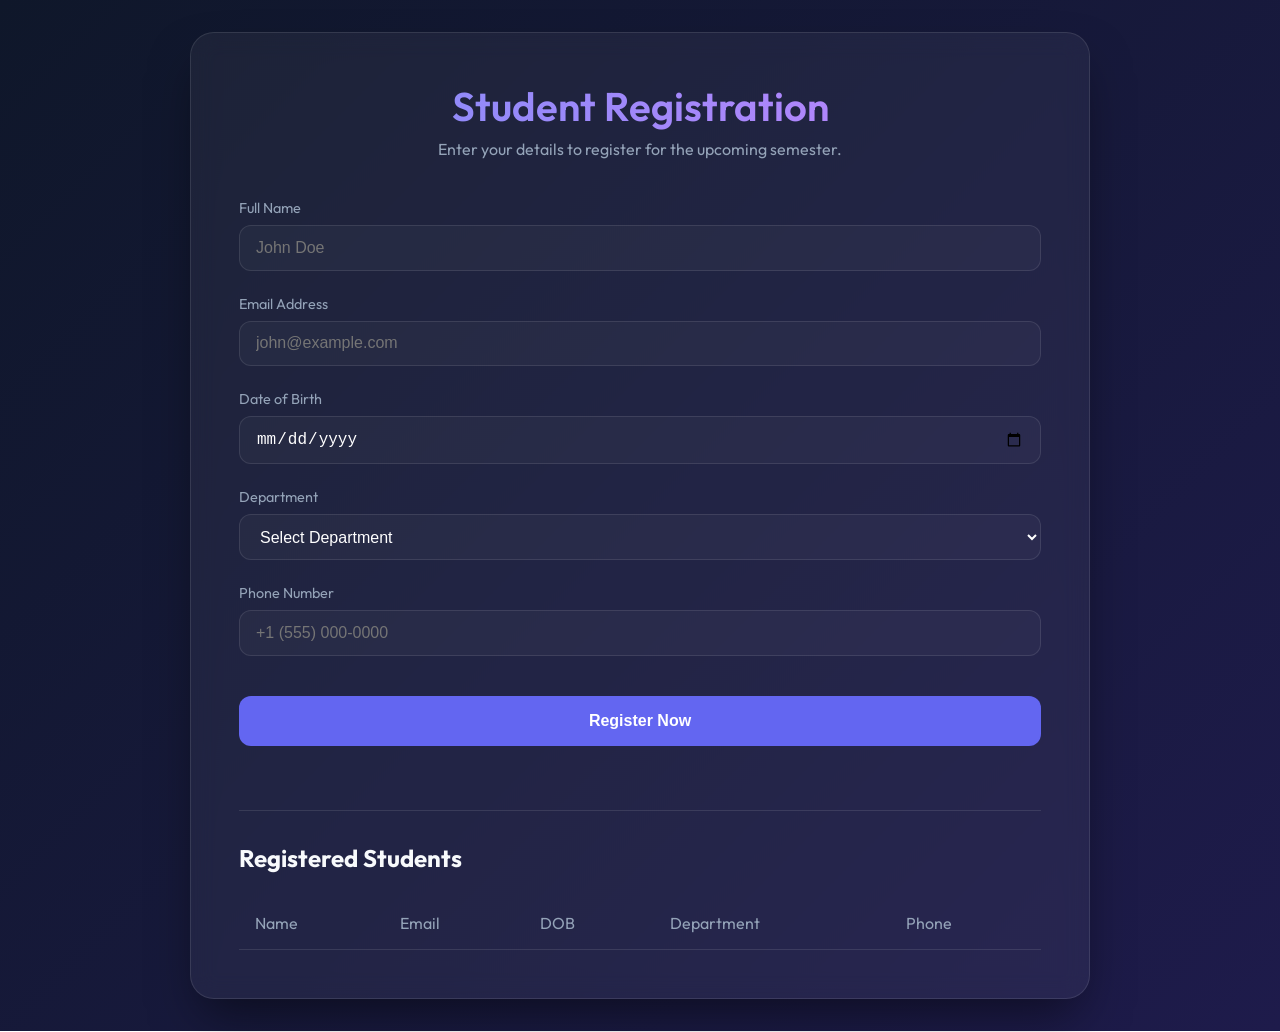
<file: task1_student_registration/index.html>
<!DOCTYPE html>
<html lang="en">
<head>
    <meta charset="UTF-8">
    <meta name="viewport" content="width=device-width, initial-scale=1.0">
    <title>Student Registration | Premium Portal</title>
    <link rel="stylesheet" href="style.css">
    <link href="https://fonts.googleapis.com/css2?family=Outfit:wght@300;400;600&display=swap" rel="stylesheet">
</head>
<body>
    <div class="container">
        <header>
            <h1>Student Registration</h1>
            <p>Enter your details to register for the upcoming semester.</p>
        </header>

        <section class="form-section">
            <form id="registrationForm">
                <div class="form-group">
                    <label for="name">Full Name</label>
                    <input type="text" id="name" name="name" placeholder="John Doe" required>
                </div>
                <div class="form-group">
                    <label for="email">Email Address</label>
                    <input type="email" id="email" name="email" placeholder="john@example.com" required>
                </div>
                <div class="form-group">
                    <label for="dob">Date of Birth</label>
                    <input type="date" id="dob" name="dob" required>
                </div>
                <div class="form-group">
                    <label for="department">Department</label>
                    <select id="department" name="department" required>
                        <option value="" disabled selected>Select Department</option>
                        <option value="Computer Science">Computer Science</option>
                        <option value="Information Technology">Information Technology</option>
                        <option value="Electronics">Electronics</option>
                        <option value="Mechanical">Mechanical</option>
                    </select>
                </div>
                <div class="form-group">
                    <label for="phone">Phone Number</label>
                    <input type="tel" id="phone" name="phone" placeholder="+1 (555) 000-0000" required>
                </div>
                <button type="submit" class="submit-btn" id="submitBtn">Register Now</button>
            </form>
        </section>

        <section class="list-section">
            <h2>Registered Students</h2>
            <div class="table-container">
                <table>
                    <thead>
                        <tr>
                            <th>Name</th>
                            <th>Email</th>
                            <th>DOB</th>
                            <th>Department</th>
                            <th>Phone</th>
                        </tr>
                    </thead>
                    <tbody id="studentTableBody">
                        <!-- Data will be loaded here -->
                    </tbody>
                </table>
            </div>
        </section>
    </div>

    <script src="script.js"></script>
</body>
</html>
</file>
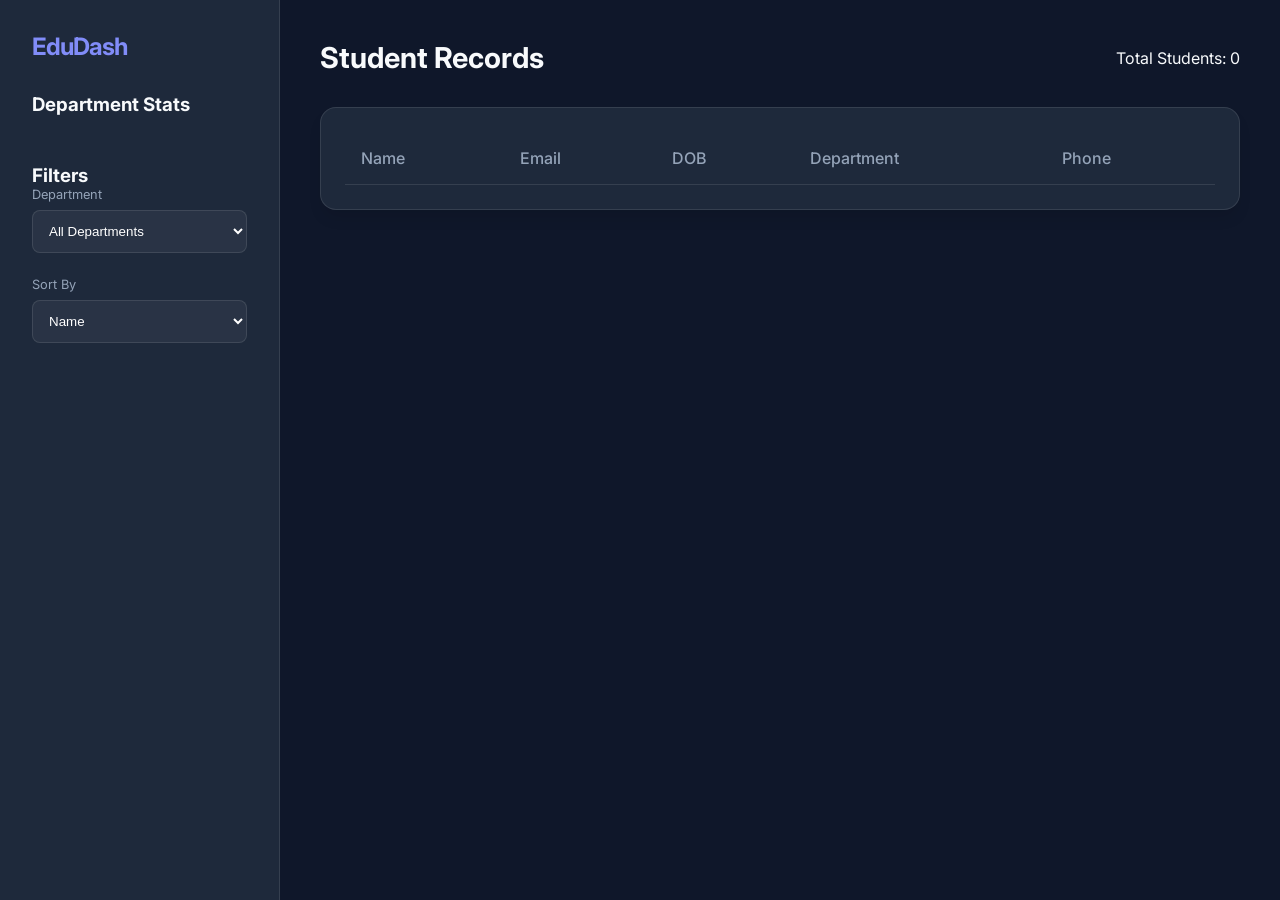
<file: task2_data_dashboard/index.html>
<!DOCTYPE html>
<html lang="en">
<head>
    <meta charset="UTF-8">
    <meta name="viewport" content="width=device-width, initial-scale=1.0">
    <title>Student Data Dashboard | Task 2</title>
    <link rel="stylesheet" href="style.css">
    <link href="https://fonts.googleapis.com/css2?family=Inter:wght@400;500;600;700&display=swap" rel="stylesheet">
</head>
<body>
    <div class="dashboard-container">
        <!-- Sidebar/Stats Section -->
        <aside class="sidebar">
            <div class="logo">
                <h2>EduDash</h2>
            </div>
            
            <div class="stats-section">
                <h3>Department Stats</h3>
                <div id="statsList" class="stats-grid">
                    <!-- Stats will be loaded here -->
                </div>
            </div>

            <div class="filters-section">
                <h3>Filters</h3>
                <div class="filter-group">
                    <label>Department</label>
                    <select id="deptFilter">
                        <option value="">All Departments</option>
                        <option value="Computer Science">Computer Science</option>
                        <option value="Information Technology">Information Technology</option>
                        <option value="Electronics">Electronics</option>
                        <option value="Mechanical">Mechanical</option>
                    </select>
                </div>
                <div class="filter-group">
                    <label>Sort By</label>
                    <select id="sortBy">
                        <option value="name">Name</option>
                        <option value="dob">Date of Birth</option>
                        <option value="created_at">Registration Date</option>
                    </select>
                </div>
            </div>
        </aside>

        <!-- Main Content Section -->
        <main class="main-content">
            <header class="header">
                <h1>Student Records</h1>
                <div class="user-info">
                    <span id="totalCount">Total Students: 0</span>
                </div>
            </header>

            <div class="table-card">
                <div class="table-container">
                    <table>
                        <thead>
                            <tr>
                                <th>Name</th>
                                <th>Email</th>
                                <th>DOB</th>
                                <th>Department</th>
                                <th>Phone</th>
                            </tr>
                        </thead>
                        <tbody id="studentTableBody">
                            <!-- Data will be loaded here -->
                        </tbody>
                    </table>
                </div>
            </div>
        </main>
    </div>

    <script src="script.js"></script>
</body>
</html>
</file>
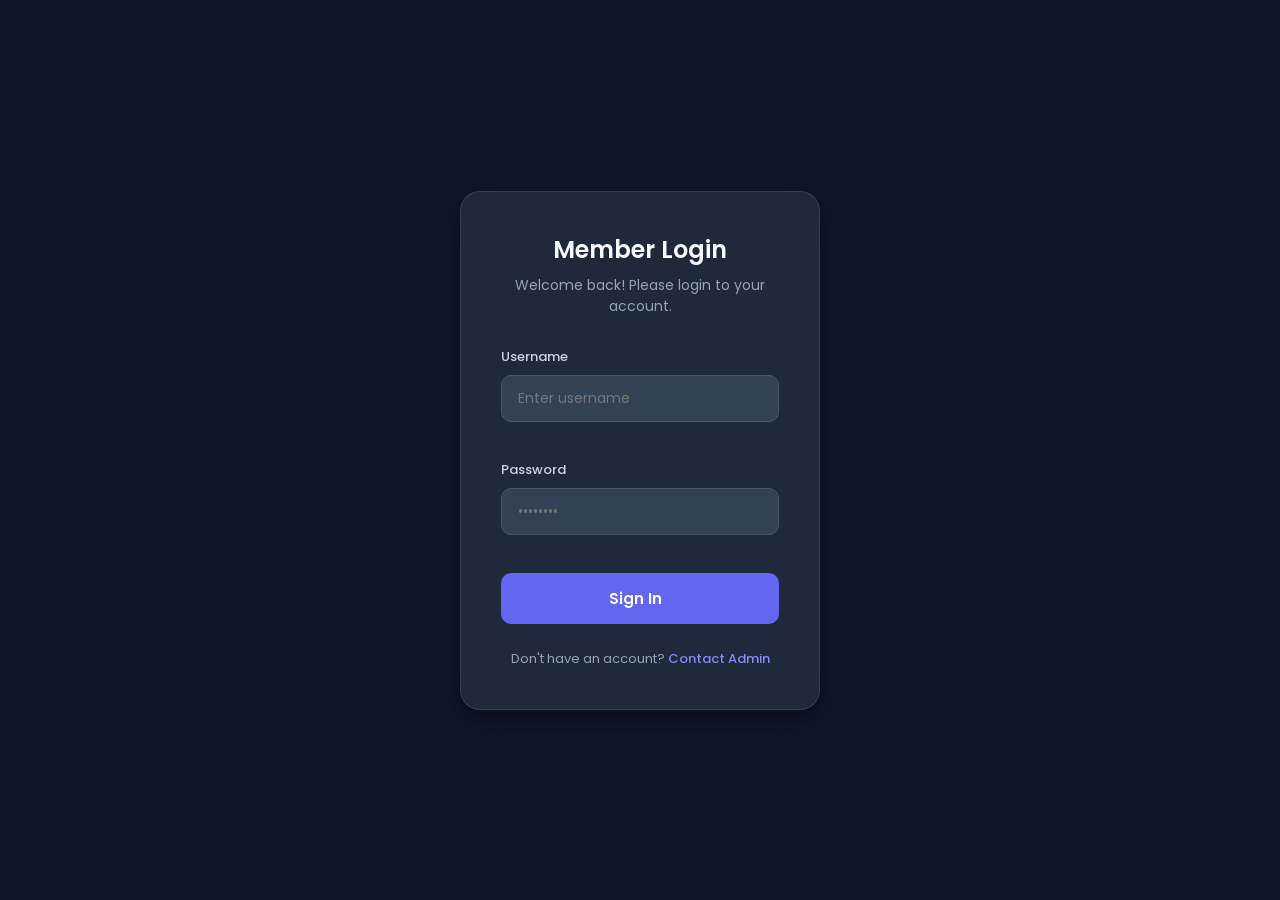
<file: task3_login_system/index.html>
<!DOCTYPE html>
<html lang="en">
<head>
    <meta charset="UTF-8">
    <meta name="viewport" content="width=device-width, initial-scale=1.0">
    <title>Secure Login | Task 3</title>
    <link rel="stylesheet" href="style.css">
    <link href="https://fonts.googleapis.com/css2?family=Poppins:wght@300;400;500;600&display=swap" rel="stylesheet">
</head>
<body>
    <div class="login-wrapper">
        <div class="login-card">
            <div class="login-header">
                <h1>Member Login</h1>
                <p>Welcome back! Please login to your account.</p>
            </div>

            <form id="loginForm">
                <div class="input-group">
                    <label for="username">Username</label>
                    <input type="text" id="username" name="username" placeholder="Enter username" required>
                    <span class="error-msg" id="userError"></span>
                </div>

                <div class="input-group">
                    <label for="password">Password</label>
                    <div class="pass-wrapper">
                        <input type="password" id="password" name="password" placeholder="••••••••" required>
                    </div>
                    <span class="error-msg" id="passError"></span>
                </div>

                <div id="apiResponse" class="response-msg"></div>

                <button type="submit" class="login-btn" id="loginBtn">
                    <span class="btn-text">Sign In</span>
                    <div class="loader"></div>
                </button>
            </form>

            <div class="login-footer">
                <p>Don't have an account? <span>Contact Admin</span></p>
            </div>
        </div>
    </div>

    <script src="script.js"></script>
</body>
</html>
</file>
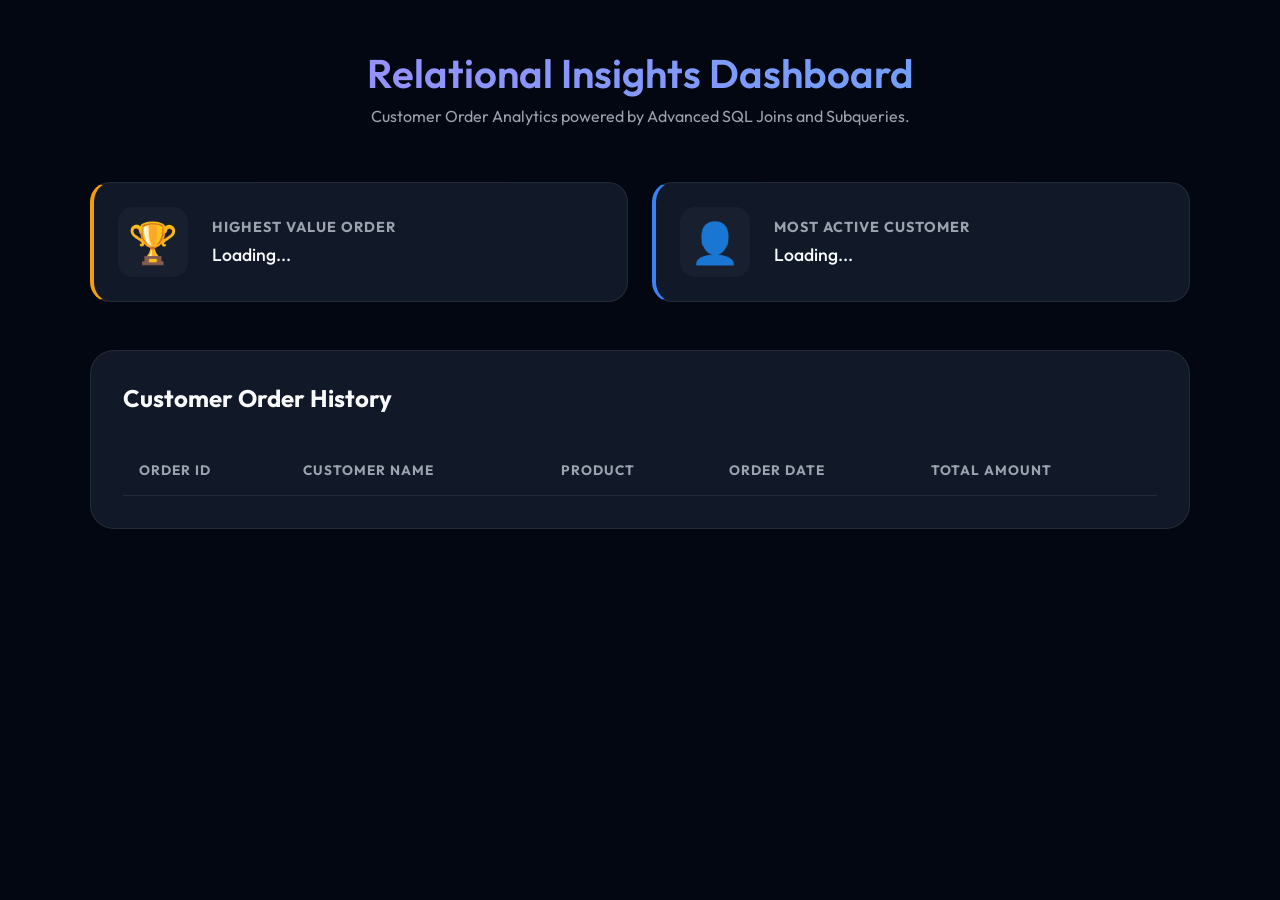
<file: task4_order_management/index.html>
<!DOCTYPE html>
<html lang="en">
<head>
    <meta charset="UTF-8">
    <meta name="viewport" content="width=device-width, initial-scale=1.0">
    <title>Order Management | Task 4</title>
    <link rel="stylesheet" href="style.css">
    <link href="https://fonts.googleapis.com/css2?family=Outfit:wght@300;400;500;600&display=swap" rel="stylesheet">
</head>
<body>
    <div class="app-container">
        <header class="app-header">
            <h1>Relational Insights Dashboard</h1>
            <p>Customer Order Analytics powered by Advanced SQL Joins and Subqueries.</p>
        </header>

        <section class="insights-grid">
            <div class="insight-card gold">
                <div class="icon">🏆</div>
                <div class="info">
                    <h3>Highest Value Order</h3>
                    <p id="topOrder">Loading...</p>
                </div>
            </div>
            <div class="insight-card blue">
                <div class="icon">👤</div>
                <div class="info">
                    <h3>Most Active Customer</h3>
                    <p id="topCustomer">Loading...</p>
                </div>
            </div>
        </section>

        <section class="history-section">
            <div class="card">
                <div class="card-header">
                    <h2>Customer Order History</h2>
                </div>
                <div class="table-container">
                    <table>
                        <thead>
                            <tr>
                                <th>Order ID</th>
                                <th>Customer Name</th>
                                <th>Product</th>
                                <th>Order Date</th>
                                <th>Total Amount</th>
                            </tr>
                        </thead>
                        <tbody id="historyTableBody">
                            <!-- Data will be loaded here -->
                        </tbody>
                    </table>
                </div>
            </div>
        </section>
    </div>

    <script src="script.js"></script>
</body>
</html>
</file>
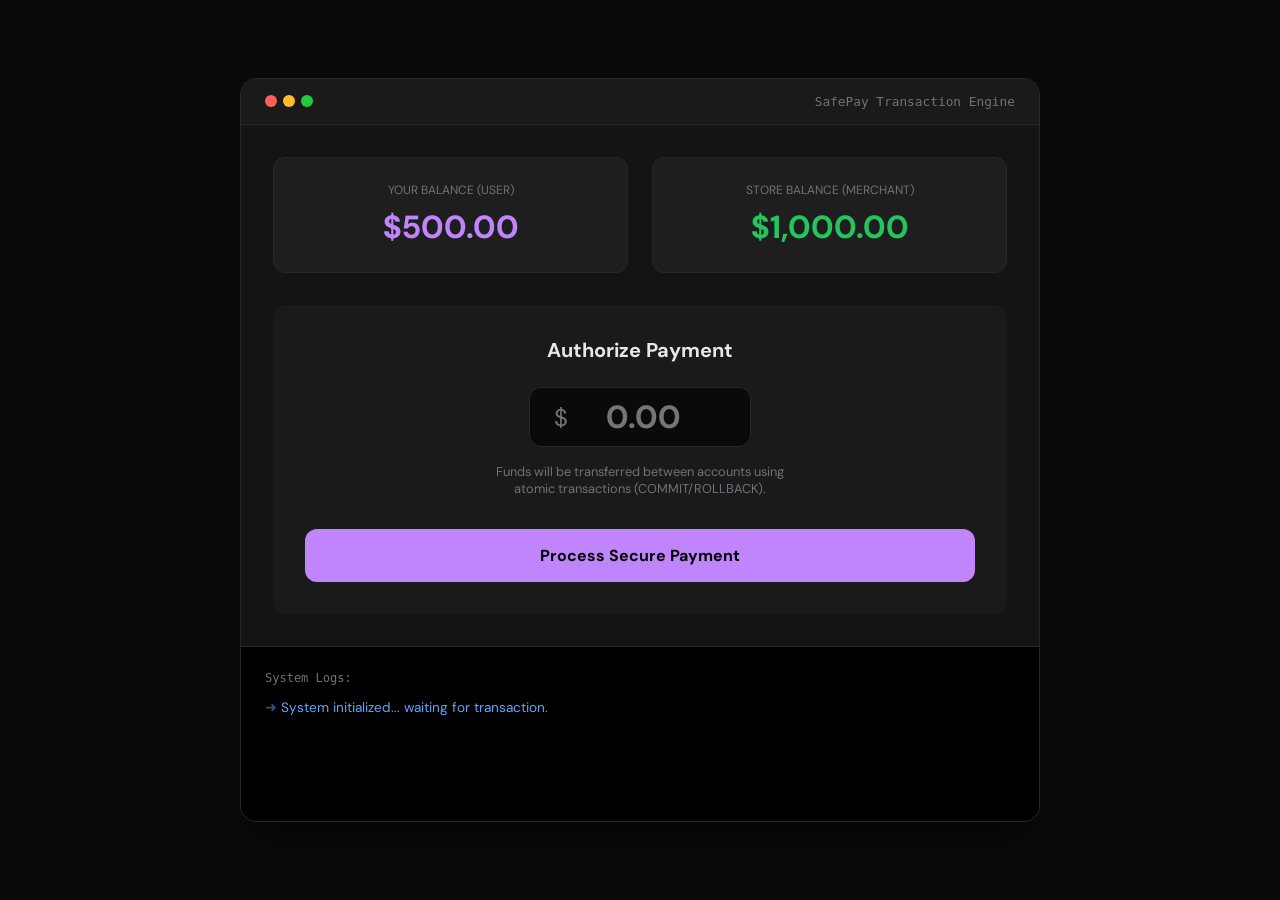
<file: task5_payment_simulation/index.html>
<!DOCTYPE html>
<html lang="en">
<head>
    <meta charset="UTF-8">
    <meta name="viewport" content="width=device-width, initial-scale=1.0">
    <title>SafePay | Transaction Simulation</title>
    <link rel="stylesheet" href="style.css">
    <link href="https://fonts.googleapis.com/css2?family=DM+Sans:wght@400;500;700&display=swap" rel="stylesheet">
</head>
<body>
    <div class="terminal-container">
        <header class="terminal-header">
            <div class="controls">
                <span></span><span></span><span></span>
            </div>
            <div class="title">SafePay Transaction Engine</div>
        </header>

        <section class="wallets">
            <div class="wallet-card user">
                <div class="label">Your Balance (User)</div>
                <div class="amount" id="userBalance">$0.00</div>
            </div>
            <div class="wallet-card merchant">
                <div class="label">Store Balance (Merchant)</div>
                <div class="amount" id="merchantBalance">$0.00</div>
            </div>
        </section>

        <main class="payment-view">
            <div class="payment-card">
                <h2>Authorize Payment</h2>
                <div class="input-container">
                    <span>$</span>
                    <input type="number" id="payAmount" placeholder="0.00" step="0.01">
                </div>
                <p class="hint">Funds will be transferred between accounts using atomic transactions (COMMIT/ROLLBACK).</p>
                <button id="payBtn" class="pay-btn">Process Secure Payment</button>
            </div>
        </main>

        <footer class="console">
            <div class="console-label">System Logs:</div>
            <div id="logs" class="logs-container">
                <div class="log system">System initialized... waiting for transaction.</div>
            </div>
        </footer>
    </div>

    <script src="script.js"></script>
</body>
</html>
</file>
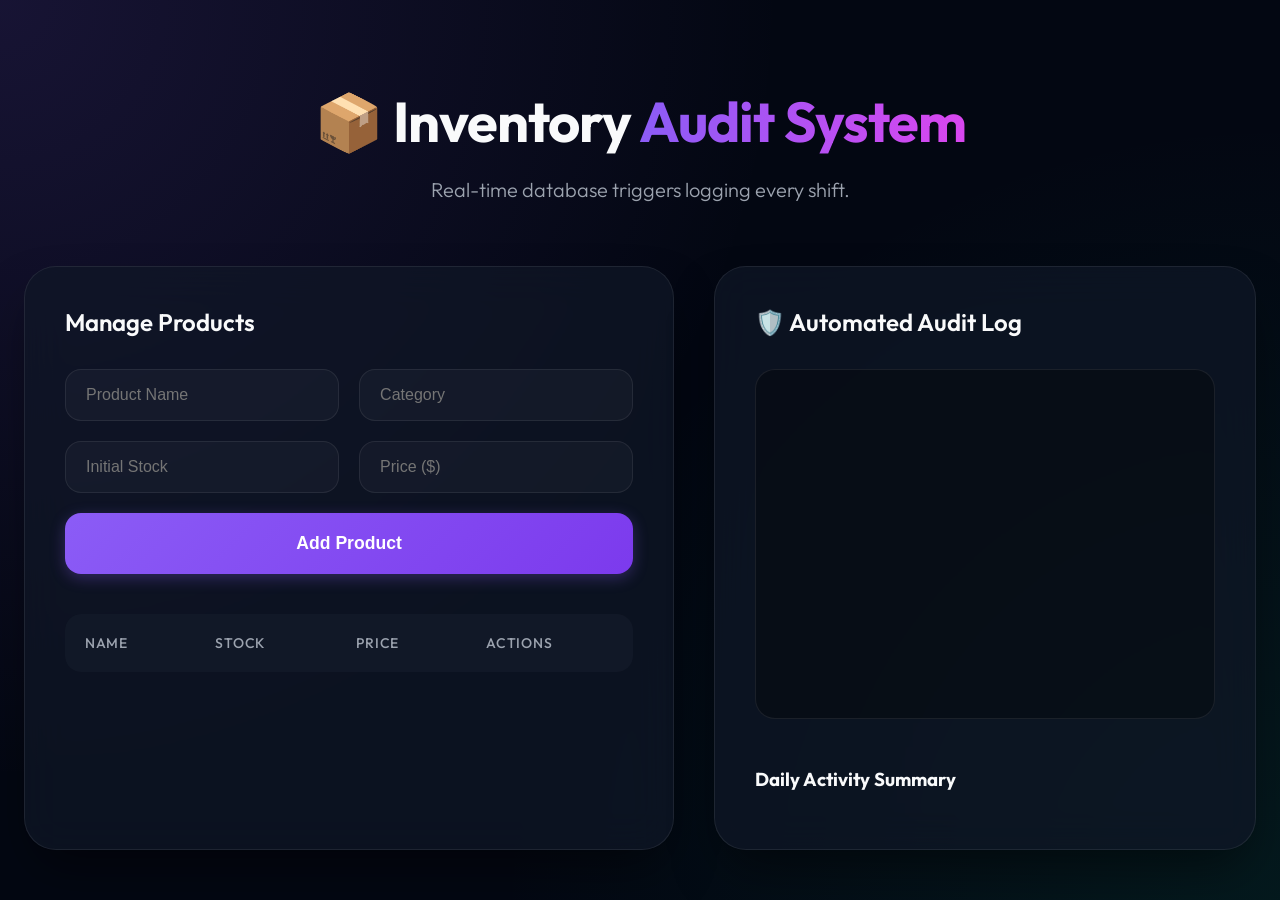
<file: task6_audit_logging/index.html>
<!DOCTYPE html>
<html lang="en">
<head>
    <meta charset="UTF-8">
    <meta name="viewport" content="width=device-width, initial-scale=1.0">
    <title>Inventory Audit - Automated Logging</title>
    <link rel="stylesheet" href="style.css">
    <link href="https://fonts.googleapis.com/css2?family=Outfit:wght@300;400;600&display=swap" rel="stylesheet">
</head>
<body>
    <div class="container">
        <header>
            <h1>📦 Inventory <span class="accent">Audit System</span></h1>
            <p>Real-time database triggers logging every shift.</p>
        </header>

        <main class="dashboard">
            <!-- Left Side: Product Management -->
            <section class="card product-section">
                <h2>Manage Products</h2>
                <form id="productForm" class="glass-form">
                    <input type="text" id="name" placeholder="Product Name" required>
                    <input type="text" id="category" placeholder="Category" required>
                    <input type="number" id="stock" placeholder="Initial Stock" required>
                    <input type="number" step="0.01" id="price" placeholder="Price ($)" required>
                    <button type="submit" class="btn-primary">Add Product</button>
                </form>

                <div class="table-container">
                    <table id="productTable">
                        <thead>
                            <tr>
                                <th>Name</th>
                                <th>Stock</th>
                                <th>Price</th>
                                <th>Actions</th>
                            </tr>
                        </thead>
                        <tbody>
                            <!-- Products will be loaded here -->
                        </tbody>
                    </table>
                </div>
            </section>

            <!-- Right Side: Audit Logs -->
            <section class="card audit-section">
                <h2>🛡️ Automated Audit Log</h2>
                <div class="log-container" id="auditLog">
                    <!-- Logs will appear here -->
                </div>
                
                <div class="report-summary">
                    <h3>Daily Activity Summary</h3>
                    <div id="reportContainer"></div>
                </div>
            </section>
        </main>
    </div>
    <script src="script.js"></script>
</body>
</html>
</file>
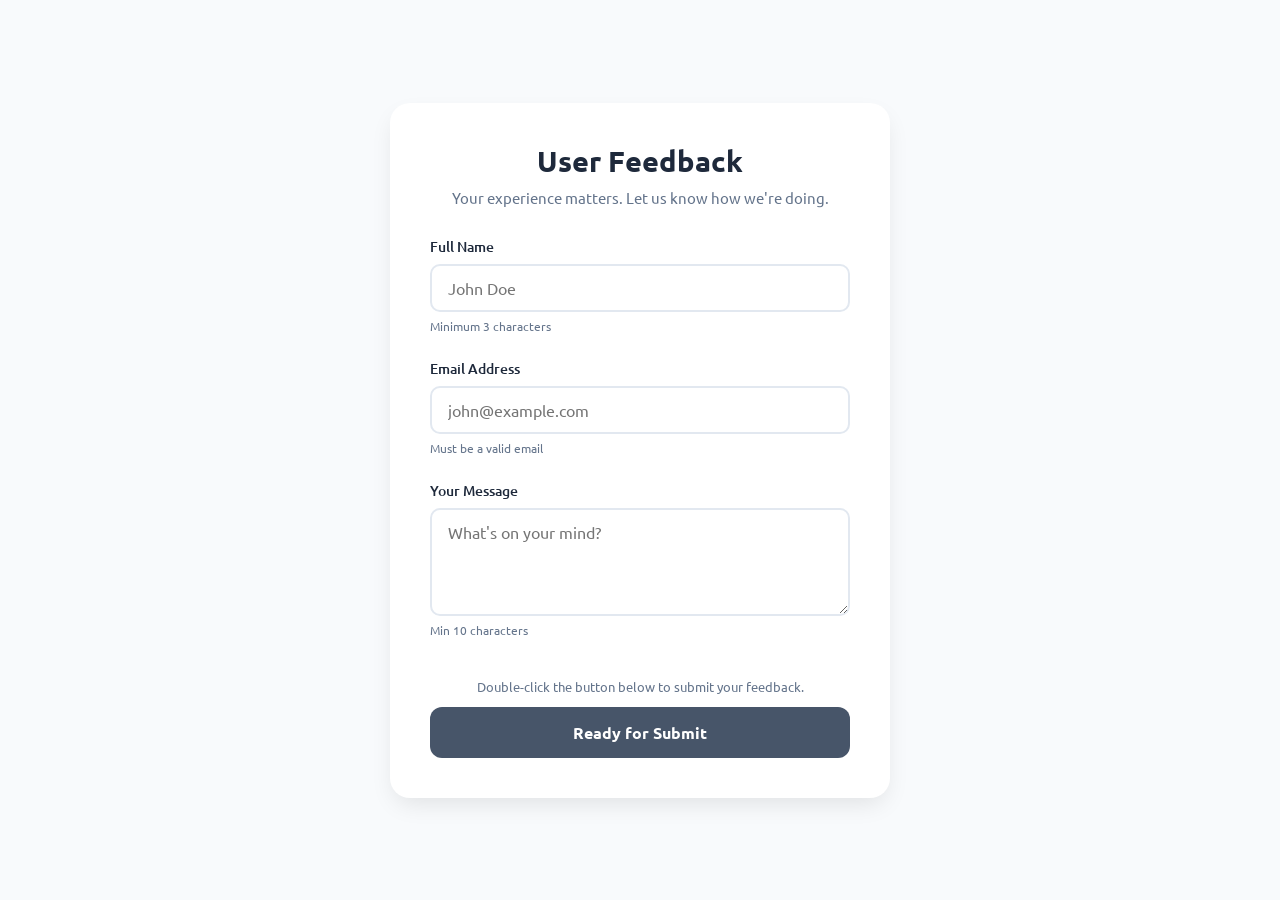
<file: task7_interactive_form/index.html>
<!DOCTYPE html>
<html lang="en">
<head>
    <meta charset="UTF-8">
    <meta name="viewport" content="width=device-width, initial-scale=1.0">
    <title>Interactive Feedback | Task 7</title>
    <link rel="stylesheet" href="style.css">
    <link href="https://fonts.googleapis.com/css2?family=Ubuntu:wght@400;500;700&display=swap" rel="stylesheet">
</head>
<body>
    <div class="form-container">
        <header>
            <h1>User Feedback</h1>
            <p>Your experience matters. Let us know how we're doing.</p>
        </header>

        <form id="feedbackForm">
            <!-- Name Field -->
            <div class="input-wrapper" id="nameWrapper">
                <label for="name">Full Name</label>
                <div class="input-inner">
                    <input type="text" id="name" placeholder="John Doe">
                    <span class="status-icon"></span>
                </div>
                <small class="hint">Minimum 3 characters</small>
            </div>

            <!-- Email Field -->
            <div class="input-wrapper" id="emailWrapper">
                <label for="email">Email Address</label>
                <div class="input-inner">
                    <input type="email" id="email" placeholder="john@example.com">
                    <span class="status-icon"></span>
                </div>
                <small class="hint">Must be a valid email</small>
            </div>

            <!-- Message Field -->
            <div class="input-wrapper" id="messageWrapper">
                <label for="message">Your Message</label>
                <div class="input-inner">
                    <textarea id="message" rows="4" placeholder="What's on your mind?"></textarea>
                </div>
                <small class="hint">Min 10 characters</small>
            </div>

            <div class="submit-area">
                <p class="action-hint">Double-click the button below to submit your feedback.</p>
                <button type="button" id="submitBtn" class="submit-btn" disabled>
                    Ready for Submit
                </button>
            </div>
        </form>

        <div id="confirmationOverlay" class="overlay">
            <div class="modal">
                <div class="icon">✅</div>
                <h2>Feedback Received!</h2>
                <p>Thank you for your valuable response. We will review it shortly.</p>
                <button id="closeModal">Close</button>
            </div>
        </div>
    </div>

    <script src="script.js"></script>
</body>
</html>
</file>
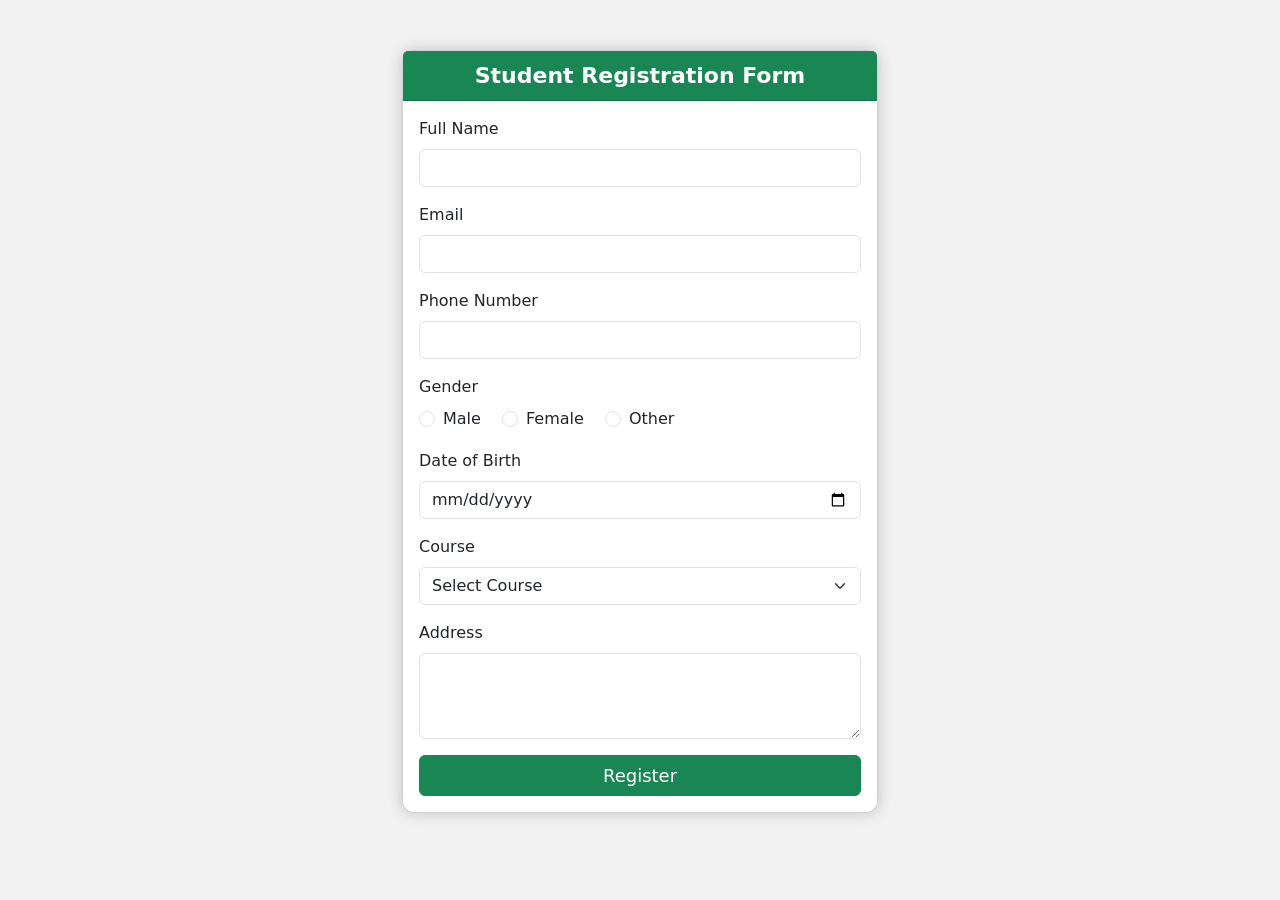
<file: index.html task 1.html>
<!DOCTYPE html>
<html lang="en">
<head>
    <meta charset="UTF-8">
    <meta name="viewport" content="width=device-width, initial-scale=1.0">
    <title>Student Registration Form</title>

    <!-- Bootstrap 5 CSS -->
    <link href="https://cdn.jsdelivr.net/npm/bootstrap@5.3.2/dist/css/bootstrap.min.css" rel="stylesheet">

    <style>
        body {
            background-color: #f2f2f2;
        }

        .registration-container {
            max-width: 500px;
            margin-top: 50px;
        }

        .card {
            border-radius: 12px;
            box-shadow: 0 0 15px rgba(0,0,0,0.2);
        }

        .card-header {
            background-color: #198754;
            color: white;
            text-align: center;
            font-size: 22px;
            font-weight: bold;
            border-top-left-radius: 12px;
            border-top-right-radius: 12px;
        }

        .btn-success {
            width: 100%;
            font-size: 18px;
        }
    </style>
</head>

<body>

<div class="container registration-container">
    
    <div class="card">
        
        <div class="card-header">
            Student Registration Form
        </div>

        <div class="card-body">

            <form action="#" method="post">

                <div class="mb-3">
                    <label class="form-label">Full Name</label>
                    <input type="text" name="fullname" class="form-control" required>
                </div>

                <div class="mb-3">
                    <label class="form-label">Email</label>
                    <input type="email" name="email" class="form-control" required>
                </div>

                <div class="mb-3">
                    <label class="form-label">Phone Number</label>
                    <input type="tel" name="phone" class="form-control" required>
                </div>

                <div class="mb-3">
                    <label class="form-label d-block">Gender</label>

                    <div class="form-check form-check-inline">
                        <input class="form-check-input" type="radio" name="gender" value="Male" required>
                        <label class="form-check-label">Male</label>
                    </div>

                    <div class="form-check form-check-inline">
                        <input class="form-check-input" type="radio" name="gender" value="Female">
                        <label class="form-check-label">Female</label>
                    </div>

                    <div class="form-check form-check-inline">
                        <input class="form-check-input" type="radio" name="gender" value="Other">
                        <label class="form-check-label">Other</label>
                    </div>

                </div>

                <div class="mb-3">
                    <label class="form-label">Date of Birth</label>
                    <input type="date" name="dob" class="form-control" required>
                </div>

                <div class="mb-3">
                    <label class="form-label">Course</label>
                    <select name="course" class="form-select" required>
                        <option value="">Select Course</option>
                        <option>B.Tech</option>
                        <option>B.Sc</option>
                        <option>BCA</option>
                        <option>M.Tech</option>
                        <option>MCA</option>
                    </select>
                </div>

                <div class="mb-3">
                    <label class="form-label">Address</label>
                    <textarea name="address" class="form-control" rows="3" required></textarea>
                </div>

                <button type="submit" class="btn btn-success">
                    Register
                </button>

            </form>

        </div>

    </div>

</div>

<!-- Bootstrap JS (optional) -->
<script src="https://cdn.jsdelivr.net/npm/bootstrap@5.3.2/dist/js/bootstrap.bundle.min.js"></script>

</body>
</html>
</file>
<file: task1_student_registration/style.css>
:root {
    --primary: #6366f1;
    --primary-hover: #4f46e5;
    --bg-gradient: linear-gradient(135deg, #0f172a 0%, #1e1b4b 100%);
    --card-bg: rgba(255, 255, 255, 0.05);
    --text-main: #f8fafc;
    --text-muted: #94a3b8;
    --border: rgba(255, 255, 255, 0.1);
}

* {
    margin: 0;
    padding: 0;
    box-sizing: border-box;
}

body {
    font-family: 'Outfit', sans-serif;
    background: var(--bg-gradient);
    color: var(--text-main);
    min-height: 100vh;
    display: flex;
    justify-content: center;
    align-items: center;
    padding: 2rem;
}

.container {
    width: 100%;
    max-width: 900px;
    background: var(--card-bg);
    backdrop-filter: blur(12px);
    border: 1px solid var(--border);
    border-radius: 24px;
    padding: 3rem;
    box-shadow: 0 25px 50px -12px rgba(0, 0, 0, 0.5);
    animation: fadeIn 0.8s ease-out;
}

@keyframes fadeIn {
    from { opacity: 0; transform: translateY(20px); }
    to { opacity: 1; transform: translateY(0); }
}

header {
    text-align: center;
    margin-bottom: 2.5rem;
}

header h1 {
    font-size: 2.5rem;
    font-weight: 600;
    background: linear-gradient(to right, #818cf8, #c084fc);
    -webkit-background-clip: text;
    -webkit-text-fill-color: transparent;
    margin-bottom: 0.5rem;
}

header p {
    color: var(--text-muted);
}

.form-group {
    margin-bottom: 1.5rem;
}

label {
    display: block;
    font-size: 0.9rem;
    color: var(--text-muted);
    margin-bottom: 0.5rem;
}

input, select {
    width: 100%;
    padding: 0.8rem 1rem;
    background: rgba(255, 255, 255, 0.03);
    border: 1px solid var(--border);
    border-radius: 12px;
    color: white;
    font-size: 1rem;
    transition: all 0.3s ease;
}

input:focus, select:focus {
    outline: none;
    border-color: var(--primary);
    background: rgba(255, 255, 255, 0.08);
    box-shadow: 0 0 0 4px rgba(99, 102, 241, 0.2);
}

.submit-btn {
    width: 100%;
    padding: 1rem;
    background: var(--primary);
    border: none;
    border-radius: 12px;
    color: white;
    font-weight: 600;
    font-size: 1rem;
    cursor: pointer;
    transition: all 0.3s ease;
    margin-top: 1rem;
}

.submit-btn:hover {
    background: var(--primary-hover);
    transform: translateY(-2px);
}

.list-section {
    margin-top: 4rem;
    border-top: 1px solid var(--border);
    padding-top: 2rem;
}

.list-section h2 {
    font-size: 1.5rem;
    margin-bottom: 1.5rem;
}

.table-container {
    overflow-x: auto;
}

table {
    width: 100%;
    border-collapse: collapse;
    text-align: left;
}

th {
    padding: 1rem;
    color: var(--text-muted);
    font-weight: 400;
    border-bottom: 1px solid var(--border);
}

td {
    padding: 1rem;
    border-bottom: 1px solid var(--border);
}

tr:last-child td {
    border-bottom: none;
}
</file>
<file: task2_data_dashboard/style.css>
:root {
    --primary: #4f46e5;
    --primary-light: #818cf8;
    --bg: #0f172a;
    --sidebar-bg: #1e293b;
    --card-bg: #1e293b;
    --text-main: #f8fafc;
    --text-muted: #94a3b8;
    --border: rgba(255, 255, 255, 0.1);
    --accent: #10b981;
}

* {
    margin: 0;
    padding: 0;
    box-sizing: border-box;
}

body {
    font-family: 'Inter', sans-serif;
    background-color: var(--bg);
    color: var(--text-main);
    overflow: hidden;
}

.dashboard-container {
    display: grid;
    grid-template-columns: 280px 1fr;
    height: 100vh;
}

/* Sidebar */
.sidebar {
    background-color: var(--sidebar-bg);
    border-right: 1px solid var(--border);
    padding: 2rem;
    display: flex;
    flex-direction: column;
    gap: 2rem;
}

.logo h2 {
    font-size: 1.5rem;
    color: var(--primary-light);
    letter-spacing: -1px;
}

.stats-grid {
    display: grid;
    gap: 1rem;
    margin-top: 1rem;
}

.stat-item {
    background: rgba(255, 255, 255, 0.03);
    padding: 1rem;
    border-radius: 12px;
    border: 1px solid var(--border);
}

.stat-item .dept {
    font-size: 0.8rem;
    color: var(--text-muted);
}

.stat-item .val {
    font-size: 1.25rem;
    font-weight: 600;
    color: var(--accent);
}

.filter-group {
    margin-bottom: 1.5rem;
}

.filter-group label {
    display: block;
    font-size: 0.8rem;
    color: var(--text-muted);
    margin-bottom: 0.5rem;
}

select {
    width: 100%;
    padding: 0.75rem;
    background: rgba(255, 255, 255, 0.05);
    border: 1px solid var(--border);
    border-radius: 8px;
    color: white;
    cursor: pointer;
}

/* Main Content */
.main-content {
    padding: 2.5rem;
    overflow-y: auto;
}

.header {
    display: flex;
    justify-content: space-between;
    align-items: center;
    margin-bottom: 2rem;
}

.header h1 {
    font-size: 1.8rem;
}

.table-card {
    background: var(--card-bg);
    border: 1px solid var(--border);
    border-radius: 16px;
    padding: 1.5rem;
    box-shadow: 0 10px 15px -3px rgba(0, 0, 0, 0.1);
}

.table-container {
    overflow-x: auto;
}

table {
    width: 100%;
    border-collapse: collapse;
}

th {
    text-align: left;
    padding: 1rem;
    color: var(--text-muted);
    font-weight: 500;
    border-bottom: 1px solid var(--border);
}

td {
    padding: 1rem;
    border-bottom: 1px solid var(--border);
    font-size: 0.95rem;
}

tr:hover td {
    background: rgba(255, 255, 255, 0.02);
}
@media (max-width: 768px) {
    .dashboard-container {
        grid-template-columns: 1fr;
    }
    .sidebar {
        display: none;
    }
}
</file>
<file: task3_login_system/style.css>
* {
    margin: 0;
    padding: 0;
    box-sizing: border-box;
    font-family: 'Poppins', sans-serif;
}

body {
    background: #0f172a;
    height: 100vh;
    display: flex;
    justify-content: center;
    align-items: center;
    overflow: hidden;
}

.login-wrapper {
    width: 100%;
    max-width: 400px;
    padding: 20px;
    perspective: 1000px;
}

.login-card {
    background: #1e293b;
    border-radius: 20px;
    padding: 40px;
    box-shadow: 0 10px 30px rgba(0, 0, 0, 0.5);
    border: 1px solid rgba(255, 255, 255, 0.1);
    animation: slideUp 0.6s cubic-bezier(0.23, 1, 0.32, 1);
}

@keyframes slideUp {
    from { opacity: 0; transform: translateY(50px); }
    to { opacity: 1; transform: translateY(0); }
}

.login-header {
    text-align: center;
    margin-bottom: 30px;
}

.login-header h1 {
    color: #f8fafc;
    font-size: 24px;
    font-weight: 600;
    margin-bottom: 8px;
}

.login-header p {
    color: #94a3b8;
    font-size: 14px;
}

.input-group {
    margin-bottom: 20px;
    position: relative;
}

.input-group label {
    display: block;
    color: #cbd5e1;
    font-size: 13px;
    margin-bottom: 8px;
    font-weight: 500;
}

.input-group input {
    width: 100%;
    padding: 12px 16px;
    background: #334155;
    border: 1px solid #475569;
    border-radius: 10px;
    color: #f8fafc;
    font-size: 14px;
    transition: all 0.3s ease;
}

.input-group input:focus {
    outline: none;
    border-color: #6366f1;
    box-shadow: 0 0 0 4px rgba(99, 102, 241, 0.1);
}

.error-msg {
    color: #ef4444;
    font-size: 11px;
    margin-top: 4px;
    display: block;
    height: 14px;
}

.login-btn {
    width: 100%;
    padding: 14px;
    background: #6366f1;
    border: none;
    border-radius: 10px;
    color: white;
    font-weight: 600;
    font-size: 15px;
    cursor: pointer;
    transition: all 0.3s ease;
    display: flex;
    justify-content: center;
    align-items: center;
    gap: 10px;
}

.login-btn:hover {
    background: #4f46e5;
    transform: translateY(-2px);
}

.login-btn:active {
    transform: translateY(0);
}

.response-msg {
    margin-top: -10px;
    margin-bottom: 15px;
    font-size: 13px;
    text-align: center;
    border-radius: 8px;
    padding: 8px;
    display: none;
}

.response-msg.error {
    display: block;
    background: rgba(239, 68, 68, 0.1);
    color: #ef4444;
}

.response-msg.success {
    display: block;
    background: rgba(16, 185, 129, 0.1);
    color: #10b981;
}

.login-footer {
    text-align: center;
    margin-top: 25px;
    font-size: 13px;
    color: #94a3b8;
}

.login-footer span {
    color: #818cf8;
    cursor: pointer;
    font-weight: 500;
}
</file>
<file: task4_order_management/style.css>
:root {
    --bg: #030712;
    --card-bg: #111827;
    --primary: #8b5cf6;
    --secondary: #3b82f6;
    --accent: #f59e0b;
    --text: #f9fafb;
    --text-muted: #9ca3af;
    --border: rgba(255, 255, 255, 0.08);
}

* {
    margin: 0;
    padding: 0;
    box-sizing: border-box;
}

body {
    font-family: 'Outfit', sans-serif;
    background-color: var(--bg);
    color: var(--text);
    padding: 3rem;
    min-height: 100vh;
}

.app-container {
    max-width: 1100px;
    margin: 0 auto;
}

.app-header {
    text-align: center;
    margin-bottom: 3.5rem;
}

.app-header h1 {
    font-size: 2.5rem;
    font-weight: 600;
    background: linear-gradient(to right, #a78bfa, #60a5fa);
    -webkit-background-clip: text;
    background-clip: text;
    -webkit-text-fill-color: transparent;
    margin-bottom: 0.5rem;
}

.app-header p {
    color: var(--text-muted);
}

.insights-grid {
    display: grid;
    grid-template-columns: repeat(auto-fit, minmax(300px, 1fr));
    gap: 1.5rem;
    margin-bottom: 3rem;
}

.insight-card {
    background: var(--card-bg);
    border: 1px solid var(--border);
    border-radius: 20px;
    padding: 1.5rem;
    display: flex;
    align-items: center;
    gap: 1.5rem;
    transition: transform 0.3s ease;
}

.insight-card:hover {
    transform: translateY(-5px);
}

.insight-card .icon {
    font-size: 2.5rem;
    background: rgba(255, 255, 255, 0.03);
    width: 70px;
    height: 70px;
    display: flex;
    align-items: center;
    justify-content: center;
    border-radius: 15px;
}

.insight-card.gold { border-left: 4px solid var(--accent); }
.insight-card.blue { border-left: 4px solid var(--secondary); }

.insight-card .info h3 {
    font-size: 0.9rem;
    color: var(--text-muted);
    text-transform: uppercase;
    letter-spacing: 1px;
    margin-bottom: 0.4rem;
}

.insight-card .info p {
    font-size: 1.1rem;
    font-weight: 500;
}

.card {
    background: var(--card-bg);
    border: 1px solid var(--border);
    border-radius: 24px;
    padding: 2rem;
}

.card-header {
    margin-bottom: 2rem;
}

.table-container {
    overflow-x: auto;
}

table {
    width: 100%;
    border-collapse: collapse;
}

th {
    text-align: left;
    padding: 1rem;
    color: var(--text-muted);
    font-size: 0.85rem;
    text-transform: uppercase;
    letter-spacing: 1px;
    border-bottom: 1px solid var(--border);
}

td {
    padding: 1.25rem 1rem;
    border-bottom: 1px solid var(--border);
    font-size: 0.95rem;
}

tr:last-child td {
    border-bottom: none;
}

tr:hover td {
    background: rgba(255, 255, 255, 0.02);
}
</file>
<file: task5_payment_simulation/style.css>
:root {
    --bg: #0a0a0a;
    --terminal-bg: #141414;
    --card-bg: #1e1e1e;
    --primary: #c084fc;
    --accent: #22c55e;
    --error: #ef4444;
    --text: #e5e7eb;
    --text-muted: #71717a;
    --border: #27272a;
}

* {
    margin: 0;
    padding: 0;
    box-sizing: border-box;
    font-family: 'DM Sans', sans-serif;
}

body {
    background-color: var(--bg);
    color: var(--text);
    display: flex;
    justify-content: center;
    align-items: center;
    min-height: 100vh;
    padding: 1.5rem;
}

.terminal-container {
    width: 100%;
    max-width: 800px;
    background: var(--terminal-bg);
    border: 1px solid var(--border);
    border-radius: 16px;
    box-shadow: 0 25px 50px -12px rgba(0, 0, 0, 0.7);
    overflow: hidden;
}

.terminal-header {
    background: #1a1a1a;
    padding: 0.75rem 1.5rem;
    display: flex;
    justify-content: space-between;
    align-items: center;
    border-bottom: 1px solid var(--border);
}

.terminal-header .controls span {
    display: inline-block;
    width: 12px;
    height: 12px;
    border-radius: 50%;
    margin-right: 6px;
}

.terminal-header .controls span:nth-child(1) { background: #ff5f56; }
.terminal-header .controls span:nth-child(2) { background: #ffbd2e; }
.terminal-header .controls span:nth-child(3) { background: #27c93f; }

.terminal-header .title {
    font-size: 0.8rem;
    color: var(--text-muted);
    font-family: monospace;
}

.wallets {
    display: grid;
    grid-template-columns: 1fr 1fr;
    gap: 1.5rem;
    padding: 2rem;
}

.wallet-card {
    background: var(--card-bg);
    padding: 1.5rem;
    border-radius: 12px;
    border: 1px solid var(--border);
    text-align: center;
}

.wallet-card .label {
    font-size: 0.75rem;
    color: var(--text-muted);
    text-transform: uppercase;
    margin-bottom: 0.5rem;
}

.wallet-card .amount {
    font-size: 2rem;
    font-weight: 700;
    color: var(--primary);
}

.wallet-card.merchant .amount {
    color: var(--accent);
}

.payment-view {
    padding: 0 2rem 2rem;
}

.payment-card {
    background: #1a1a1a;
    padding: 2rem;
    border-radius: 12px;
    text-align: center;
}

.payment-card h2 {
    font-size: 1.25rem;
    margin-bottom: 1.5rem;
}

.input-container {
    display: inline-flex;
    align-items: center;
    gap: 0.5rem;
    background: #0a0a0a;
    padding: 0.5rem 1.5rem;
    border-radius: 12px;
    border: 1px solid var(--border);
    margin-bottom: 1rem;
}

.input-container span { font-size: 1.5rem; color: var(--text-muted); }
.input-container input {
    background: transparent;
    border: none;
    color: white;
    font-size: 2rem;
    font-weight: 700;
    width: 150px;
    text-align: center;
}

.input-container input:focus { outline: none; }

.hint {
    font-size: 0.8rem;
    color: var(--text-muted);
    margin-bottom: 2rem;
    max-width: 300px;
    margin-left: auto;
    margin-right: auto;
}

.pay-btn {
    background: var(--primary);
    color: black;
    border: none;
    padding: 1rem 2rem;
    border-radius: 12px;
    font-weight: 700;
    font-size: 1rem;
    cursor: pointer;
    transition: all 0.3s ease;
    width: 100%;
}

.pay-btn:hover {
    background: #d8b4fe;
    transform: translateY(-2px);
}

.console {
    background: #000;
    padding: 1.5rem;
    border-top: 1px solid var(--border);
}

.console-label {
    font-size: 0.75rem;
    color: var(--text-muted);
    font-family: monospace;
    margin-bottom: 0.75rem;
}

.logs-container {
    height: 100px;
    overflow-y: auto;
    font-family: monospace;
    font-size: 0.85rem;
    line-height: 1.6;
}

.log.system { color: #60a5fa; }
.log.success { color: var(--accent); }
.log.error { color: var(--error); }
.log::before { content: '➜ '; opacity: 0.5; }
</file>
<file: task6_audit_logging/style.css>
:root {
    --primary: #8b5cf6;
    --primary-glow: rgba(139, 92, 246, 0.4);
    --bg: #030712;
    --card-bg: rgba(17, 24, 39, 0.7);
    --text: #f9fafb;
    --text-dim: #9ca3af;
    --accent: #10b981;
    --border: rgba(255, 255, 255, 0.08);
}

* {
    box-sizing: border-box;
}

body {
    margin: 0;
    font-family: 'Outfit', -apple-system, BlinkMacSystemFont, sans-serif;
    background:
        radial-gradient(circle at 0% 0%, rgba(139, 92, 246, 0.15) 0%, transparent 50%),
        radial-gradient(circle at 100% 100%, rgba(16, 185, 129, 0.1) 0%, transparent 50%),
        #030712;
    color: var(--text);
    min-height: 100vh;
}

.container {
    max-width: 1300px;
    margin: 0 auto;
    padding: 3rem 1.5rem;
}

header {
    text-align: center;
    margin-bottom: 4rem;
}

h1 {
    font-size: 3.5rem;
    font-weight: 700;
    margin-bottom: 0.5rem;
    letter-spacing: -1px;
}

.accent {
    background: linear-gradient(to right, #8b5cf6, #d946ef);
    -webkit-background-clip: text;
    background-clip: text;
    -webkit-text-fill-color: transparent;
}

header p {
    color: var(--text-dim);
    font-size: 1.25rem;
    font-weight: 300;
}

.dashboard {
    display: grid;
    grid-template-columns: 1.2fr 1fr;
    gap: 2.5rem;
}

.card {
    background: var(--card-bg);
    backdrop-filter: blur(20px);
    border: 1px solid var(--border);
    border-radius: 2rem;
    padding: 2.5rem;
    box-shadow: 0 25px 50px -12px rgba(0, 0, 0, 0.5);
    transition: transform 0.3s ease, box-shadow 0.3s ease;
}

.card:hover {
    box-shadow: 0 30px 60px -12px rgba(139, 92, 246, 0.15);
}

h2 {
    margin-top: 0;
    font-size: 1.5rem;
    font-weight: 600;
    display: flex;
    align-items: center;
    gap: 0.75rem;
    margin-bottom: 2rem;
}

/* Forms */
.glass-form {
    display: grid;
    grid-template-columns: 1fr 1fr;
    gap: 1.25rem;
    margin-bottom: 2.5rem;
}

input {
    background: rgba(255, 255, 255, 0.03);
    border: 1px solid var(--border);
    padding: 1rem 1.25rem;
    border-radius: 1rem;
    color: white;
    font-size: 1rem;
    outline: none;
    transition: all 0.3s cubic-bezier(0.4, 0, 0.2, 1);
}

input:focus {
    border-color: var(--primary);
    background: rgba(255, 255, 255, 0.08);
    box-shadow: 0 0 0 4px var(--primary-glow);
}

.btn-primary {
    grid-column: span 2;
    background: linear-gradient(135deg, #8b5cf6 0%, #7c3aed 100%);
    color: white;
    border: none;
    padding: 1.25rem;
    border-radius: 1rem;
    font-size: 1.1rem;
    font-weight: 600;
    cursor: pointer;
    transition: all 0.3s ease;
    box-shadow: 0 4px 15px rgba(139, 92, 246, 0.3);
}

.btn-primary:hover {
    transform: translateY(-2px);
    box-shadow: 0 8px 25px rgba(139, 92, 246, 0.5);
}

/* Table */
.table-container {
    max-height: 400px;
    overflow-y: auto;
    border-radius: 1rem;
    background: rgba(0, 0, 0, 0.2);
}

table {
    width: 100%;
    border-collapse: collapse;
}

th {
    position: sticky;
    top: 0;
    background: #111827;
    text-align: left;
    color: var(--text-dim);
    font-weight: 500;
    font-size: 0.875rem;
    padding: 1.25rem;
    text-transform: uppercase;
    letter-spacing: 0.05em;
    z-index: 10;
}

td {
    padding: 1.25rem;
    border-bottom: 1px solid var(--border);
    font-size: 1rem;
}

/* Logs */
.log-container {
    height: 350px;
    overflow-y: auto;
    background: rgba(0, 0, 0, 0.3);
    border-radius: 1.25rem;
    padding: 1.5rem;
    font-family: 'JetBrains Mono', 'Fira Code', monospace;
    font-size: 0.9rem;
    border: 1px solid var(--border);
}

.log-entry {
    margin-bottom: 1.25rem;
    border-left: 4px solid var(--primary);
    padding: 1rem;
    background: rgba(255, 255, 255, 0.02);
    border-radius: 0 0.75rem 0.75rem 0;
}

.log-entry.INSERT {
    border-color: #10b981;
}

.log-entry.UPDATE {
    border-color: #f59e0b;
}

.log-time {
    color: var(--text-dim);
    font-size: 0.8rem;
    margin-bottom: 0.5rem;
    display: block;
}

.report-summary {
    margin-top: 3rem;
}

.report-item {
    background: linear-gradient(90deg, rgba(139, 92, 246, 0.1) 0%, transparent 100%);
    padding: 1.25rem;
    border-radius: 1rem;
    margin-bottom: 0.75rem;
    border: 1px solid var(--border);
    display: flex;
    justify-content: space-between;
    align-items: center;
}

@media (max-width: 1024px) {
    .dashboard {
        grid-template-columns: 1fr;
    }
}
</file>
<file: task7_interactive_form/style.css>
:root {
    --bg: #f8fafc;
    --card: #ffffff;
    --primary: #475569;
    --accent: #3b82f6;
    --success: #10b981;
    --error: #ef4444;
    --text: #1e293b;
    --text-light: #64748b;
    --border: #e2e8f0;
}

* {
    margin: 0;
    padding: 0;
    box-sizing: border-box;
    font-family: 'Ubuntu', sans-serif;
}

body {
    background: var(--bg);
    display: flex;
    justify-content: center;
    align-items: center;
    min-height: 100vh;
    padding: 20px;
}

.form-container {
    background: var(--card);
    width: 100%;
    max-width: 500px;
    padding: 40px;
    border-radius: 20px;
    box-shadow: 0 10px 25px -5px rgba(0, 0, 0, 0.1);
}

header {
    text-align: center;
    margin-bottom: 30px;
}

header h1 {
    font-size: 1.8rem;
    color: var(--text);
    margin-bottom: 8px;
}

header p {
    color: var(--text-light);
    font-size: 0.95rem;
}

.input-wrapper {
    margin-bottom: 25px;
    transition: all 0.3s ease;
}

.input-wrapper label {
    display: block;
    font-size: 0.9rem;
    font-weight: 500;
    color: var(--text);
    margin-bottom: 8px;
}

.input-inner {
    position: relative;
    display: flex;
    align-items: center;
}

input, textarea {
    width: 100%;
    padding: 12px 16px;
    border: 2px solid var(--border);
    border-radius: 10px;
    font-size: 1rem;
    transition: all 0.3s ease;
    color: var(--text);
}

input:focus, textarea:focus {
    outline: none;
}

/* Custom Highlight on Hover */
.input-wrapper.highlight {
    transform: translateX(5px);
}

.input-wrapper.highlight input, 
.input-wrapper.highlight textarea {
    border-color: var(--accent);
    box-shadow: 0 4px 12px rgba(59, 130, 246, 0.08);
}

/* Validation States */
.valid input, .valid textarea { border-color: var(--success); }
.invalid input, .invalid textarea { border-color: var(--error); }

.status-icon {
    position: absolute;
    right: 15px;
    font-size: 1.2rem;
}

.valid .status-icon::after { content: '✓'; color: var(--success); }
.invalid .status-icon::after { content: '✕'; color: var(--error); }

.hint {
    display: block;
    font-size: 0.75rem;
    color: var(--text-light);
    margin-top: 6px;
}

.submit-area {
    margin-top: 40px;
    text-align: center;
}

.action-hint {
    font-size: 0.8rem;
    color: var(--text-light);
    margin-bottom: 12px;
}

.submit-btn {
    width: 100%;
    padding: 15px;
    background: var(--primary);
    color: white;
    border: none;
    border-radius: 12px;
    font-weight: 600;
    font-size: 1rem;
    cursor: pointer;
    transition: all 0.3s ease;
}

.submit-btn:not(:disabled) {
    background: var(--accent);
    box-shadow: 0 4px 14px rgba(59, 130, 246, 0.4);
}

.submit-btn:not(:disabled):hover {
    transform: scale(0.98);
}

/* Modal Overlay */
.overlay {
    position: fixed;
    inset: 0;
    background: rgba(0, 0, 0, 0.5);
    display: flex;
    justify-content: center;
    align-items: center;
    opacity: 0;
    pointer-events: none;
    transition: opacity 0.3s ease;
}

.overlay.visible {
    opacity: 1;
    pointer-events: auto;
}

.modal {
    background: white;
    padding: 40px;
    border-radius: 20px;
    text-align: center;
    max-width: 400px;
    transform: scale(0.9);
    transition: transform 0.3s ease;
}

.overlay.visible .modal { transform: scale(1); }

.modal .icon { font-size: 3rem; margin-bottom: 15px; }
.modal h2 { margin-bottom: 10px; }
.modal p { color: var(--text-light); border-bottom: 1px solid var(--border); padding-bottom: 20px; margin-bottom: 20px; }

.modal button {
    background: var(--text);
    color: white;
    padding: 10px 30px;
    border: none;
    border-radius: 8px;
    cursor: pointer;
}
</file>
